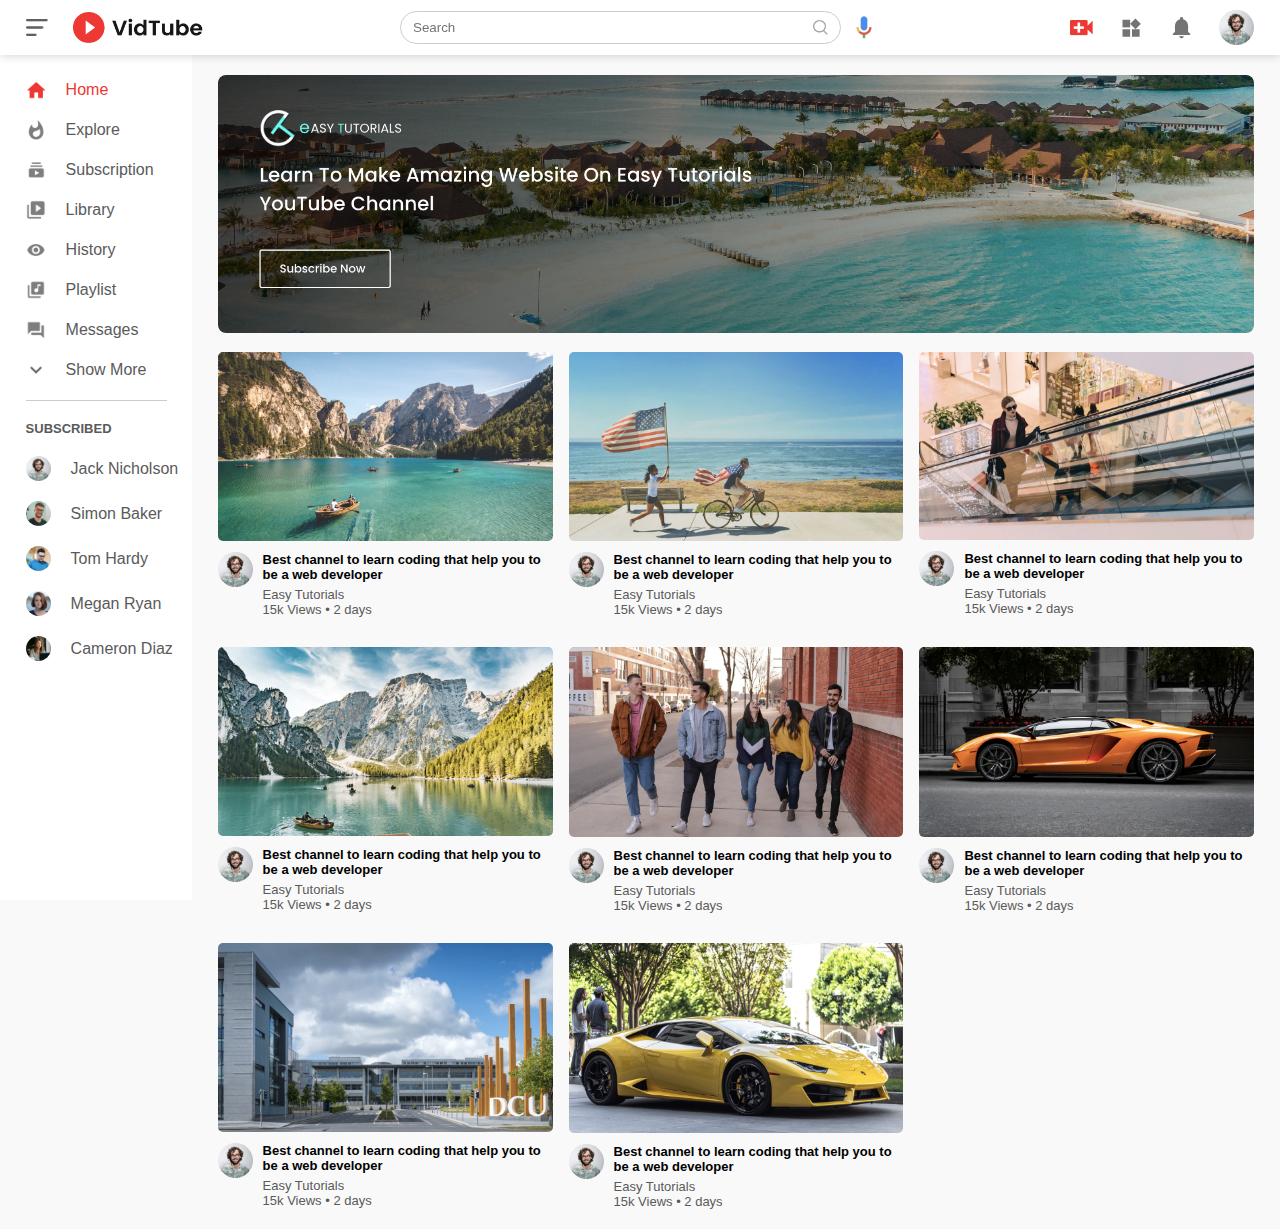
<file: index.html>
<!DOCTYPE html>
<html lang="en">
<head>
    <meta charset="UTF-8">
    <meta http-equiv="X-UA-Compatible" content="IE=edge">
    <meta name="viewport" content="width=device-width, initial-scale=1.0">
    <title>Video Sharing Website </title>
    <link rel="stylesheet" href="style.css">
</head>
<body>
    <nav class="flex-div">
        <div class="nav-left flex-div">
            <img src="images/menu.png" class="menu-icon">
            <img src="images/logo.png" class="logo">
        </div>
        <div class="nav-middle flex-div">
            <div class="search-box flex-div">
                <input type="text" placeholder="Search">
                <img src="images/search.png">
            </div>
            <img src="images/voice-search.png" class="mic-icon">
        </div>
        <div class="nav-right flex-div">
            <img src="images/upload.png">
            <img src="images/more.png">
            <img src="images/notification.png">
            <img src="images/Jack.png" class="user-icon">
        </div>
    </nav>
    <!--------------sidebar------------------------>

    <div class="sidebar">
        <div class="shortcut-links">
            <a href=""><img src="images/home.png"><p>Home</p></a>
            <a href=""><img src="images/explore.png"><p>Explore</p></a>
            <a href=""><img src="images/subscriprion.png"><p>Subscription</p></a>
            <a href=""><img src="images/library.png"><p>Library</p></a>
            <a href=""><img src="images/history.png"><p>History</p></a>
            <a href=""><img src="images/playlist.png"><p>Playlist</p></a>
            <a href=""><img src="images/messages.png"><p>Messages</p></a>
            <a href=""><img src="images/show-more.png"><p>Show More</p></a>
            <hr>
        </div>
        <div class="subscribed-list">
            <h3>SUBSCRIBED</h3>
            <a href=""><img src="images/Jack.png"><p>Jack Nicholson</p></a>
            <a href=""><img src="images/simon.png"><p>Simon Baker</p></a>
            <a href=""><img src="images/tom.png"><p>Tom Hardy</p></a>
            <a href=""><img src="images/megan.png"><p>Megan Ryan</p></a>
            <a href=""><img src="images/cameron.png"><p>Cameron Diaz</p></a>
        </div>
    </div>
    <!--------------------main----------------->
    <div class="container">
        <div class="banner">
            <img src="images/banner.png">
        </div>
        <div class="list-container">
            <div class="vid-list">
                <a href="playvideo.html"><img src="images/thumbnail1.png" class="thumbnail"></a>
                
                <div class="flex-div">
                    <img src="images/Jack.png">
                    <div class="vid-info">
                        <a href="playvideo.html">Best channel to learn coding that help you to be a web developer</a>
                        <p>Easy Tutorials</p>
                        <p>15k Views &bull; 2 days</p>
                    </div>
                </div>
            </div>

            <div class="vid-list">
                <a href=""><img src="images/thumbnail2.png" class="thumbnail"></a>
                
                <div class="flex-div">
                    <img src="images/Jack.png">
                    <div class="vid-info">
                        <a href="">Best channel to learn coding that help you to be a web developer</a>
                        <p>Easy Tutorials</p>
                        <p>15k Views &bull; 2 days</p>
                    </div>
                </div>
            </div>

            <div class="vid-list">
                <a href=""><img src="images/thumbnail3.png" class="thumbnail"></a>
                
                <div class="flex-div">
                    <img src="images/Jack.png">
                    <div class="vid-info">
                        <a href="">Best channel to learn coding that help you to be a web developer</a>
                        <p>Easy Tutorials</p>
                        <p>15k Views &bull; 2 days</p>
                    </div>
                </div>
            </div>

            <div class="vid-list">
                <a href=""><img src="images/thumbnail4.png" class="thumbnail"></a>
                
                <div class="flex-div">
                    <img src="images/Jack.png">
                    <div class="vid-info">
                        <a href="">Best channel to learn coding that help you to be a web developer</a>
                        <p>Easy Tutorials</p>
                        <p>15k Views &bull; 2 days</p>
                    </div>
                </div>
            </div>

            <div class="vid-list">
                <a href=""><img src="images/thumbnail5.png" class="thumbnail"></a>
                
                <div class="flex-div">
                    <img src="images/Jack.png">
                    <div class="vid-info">
                        <a href="">Best channel to learn coding that help you to be a web developer</a>
                        <p>Easy Tutorials</p>
                        <p>15k Views &bull; 2 days</p>
                    </div>
                </div>
            </div>

            <div class="vid-list">
                <a href=""><img src="images/thumbnail6.png" class="thumbnail"></a>
                
                <div class="flex-div">
                    <img src="images/Jack.png">
                    <div class="vid-info">
                        <a href="">Best channel to learn coding that help you to be a web developer</a>
                        <p>Easy Tutorials</p>
                        <p>15k Views &bull; 2 days</p>
                    </div>
                </div>
            </div>

            <div class="vid-list">
                <a href=""><img src="images/thumbnail7.png" class="thumbnail"></a>
                
                <div class="flex-div">
                    <img src="images/Jack.png">
                    <div class="vid-info">
                        <a href="">Best channel to learn coding that help you to be a web developer</a>
                        <p>Easy Tutorials</p>
                        <p>15k Views &bull; 2 days</p>
                    </div>
                </div>
            </div>

            <div class="vid-list">
                <a href=""><img src="images/thumbnail8.png" class="thumbnail"></a>
                
                <div class="flex-div">
                    <img src="images/Jack.png">
                    <div class="vid-info">
                        <a href="">Best channel to learn coding that help you to be a web developer</a>
                        <p>Easy Tutorials</p>
                        <p>15k Views &bull; 2 days</p>
                    </div>
                </div>
            </div>
        </div>
    </div>
    <script src="script.js"></script>
</body>
</html>
</file>
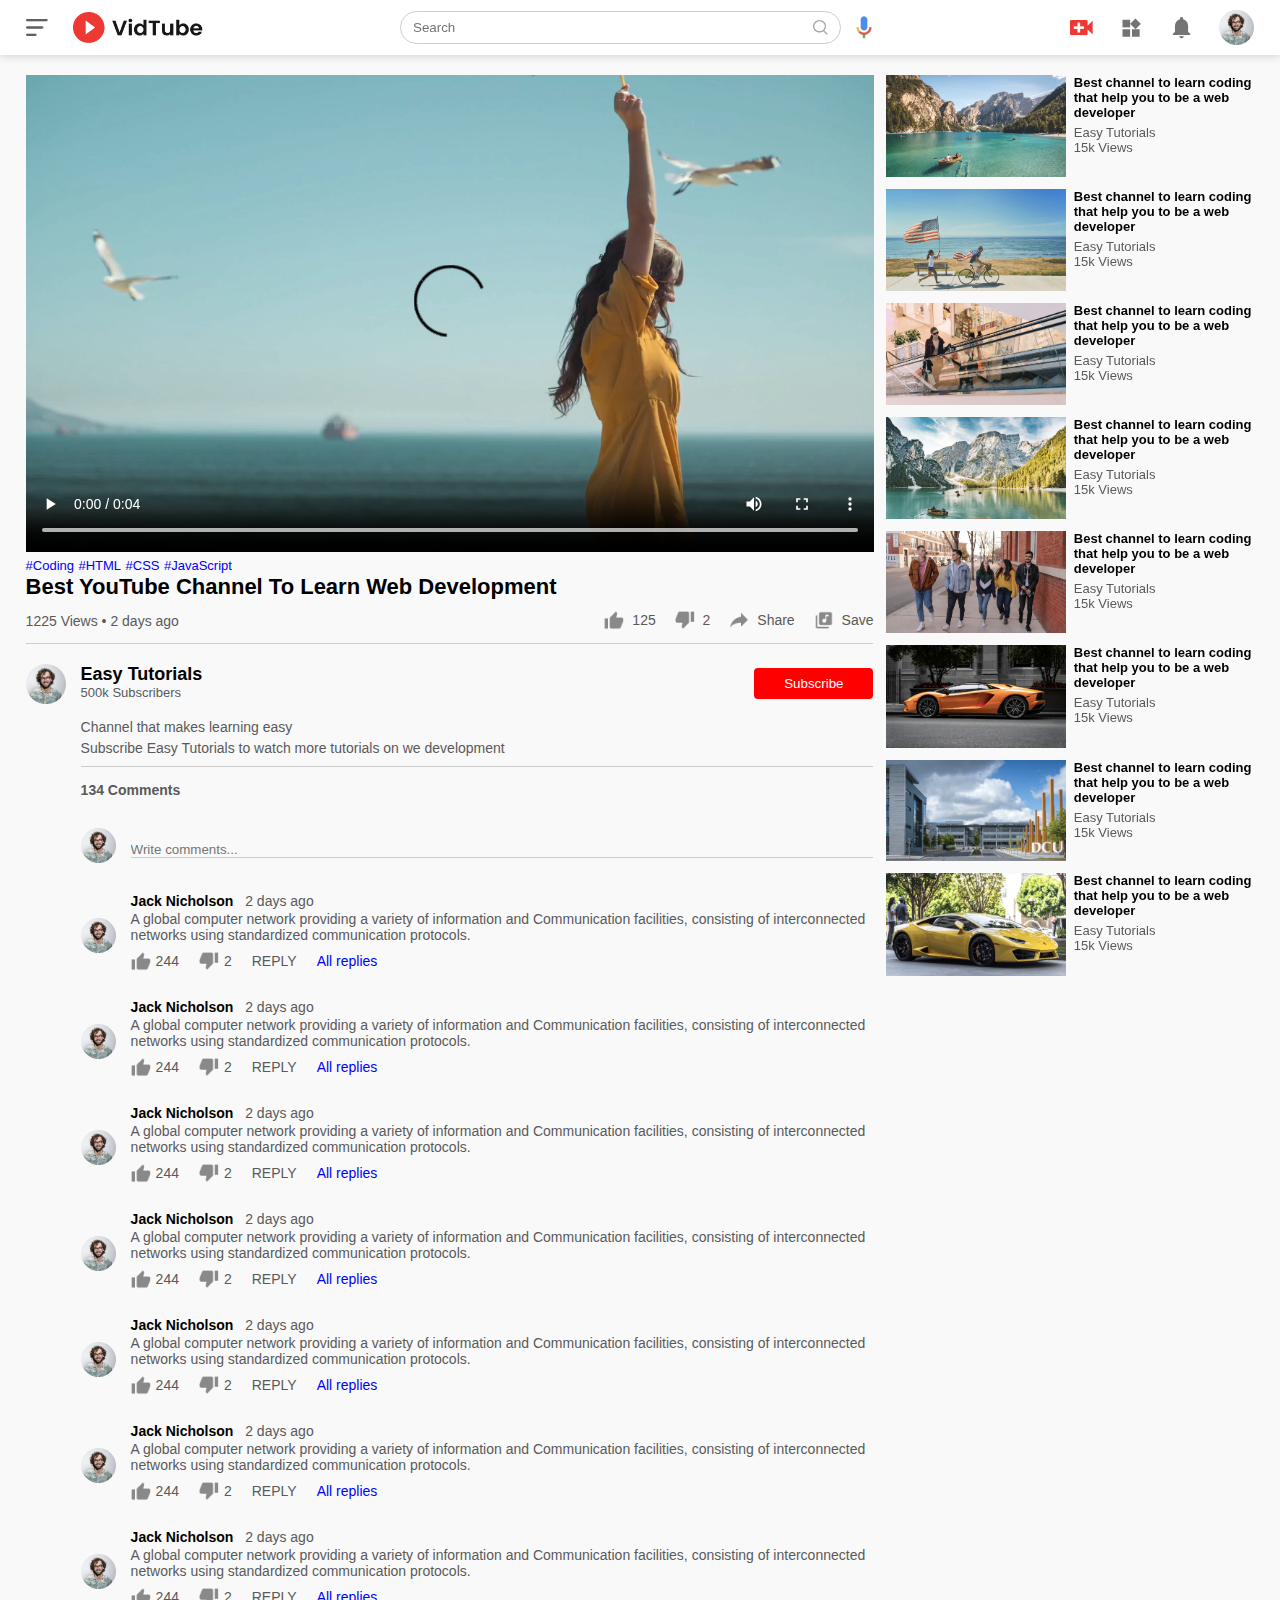
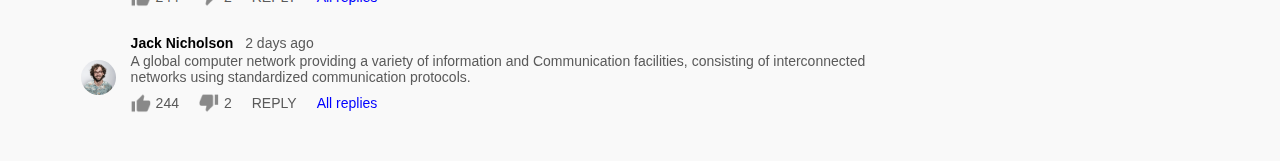
<file: playvideo.html>
<!DOCTYPE html>
<html lang="en">
<head>
    <meta charset="UTF-8">
    <meta http-equiv="X-UA-Compatible" content="IE=edge">
    <meta name="viewport" content="width=device-width, initial-scale=1.0">
    <title>Play Video</title>
    <link rel="stylesheet" href="style.css">
</head>
<body>
    <nav class="flex-div">
        <div class="nav-left flex-div">
            <img src="images/menu.png" class="menu-icon">
            <img src="images/logo.png" class="logo">
        </div>
        <div class="nav-middle flex-div">
            <div class="search-box flex-div">
                <input type="text" placeholder="Search">
                <img src="images/search.png">
            </div>
            <img src="images/voice-search.png" class="mic-icon">
        </div>
        <div class="nav-right flex-div">
            <img src="images/upload.png">
            <img src="images/more.png">
            <img src="images/notification.png">
            <img src="images/Jack.png" class="user-icon">
        </div>
    </nav>
    <div class="container play-container">
        <div class="row">
            <div class="play-video">
                <video controls autoplay>
                   <source src="images/video.mp4" type="video/mp4">
                </video>

                <div class="tags">
                    <a href="">#Coding</a>
                    <a href="">#HTML</a>
                    <a href="">#CSS</a>
                    <a href="">#JavaScript</a>
                </div>
                <h3>Best YouTube Channel To Learn Web Development</h3>
                <div class="play-video-info">
                    <p>1225 Views &bull; 2 days ago </p>
                    <div>
                        <a href=""><img src="images/like.png">125</a>
                        <a href=""><img src="images/dislike.png">2</a>
                        <a href=""><img src="images/share.png">Share</a>
                        <a href=""><img src="images/save.png">Save</a>
                    </div>
                </div>
                <hr>
                <div class="publisher">
                    <img src="images/Jack.png">
                    <div>
                        <p>Easy Tutorials</p>
                        <span>500k Subscribers</span>
                    </div>
                    <button type="button">Subscribe</button>
                </div>
                <div class="vid-description">
                    <p>Channel that makes learning easy</p>
                    <p>Subscribe Easy Tutorials to watch more tutorials on we development</p>
                    <hr>
                    <h4>134 Comments</h4>

                    <div class="add-comment">
                        <img src="images/Jack.png">
                        <input type="text" placeholder="Write comments...">
                    </div>

                    <div class="old-comment">
                        <img src="images/Jack.png">
                        <div>
                            <h3>Jack Nicholson <span>2 days ago</span></h3>
                            <p>A global computer network providing a variety of information and Communication facilities, consisting of interconnected networks using standardized communication protocols.</p>

                            <div class="comment-action">
                                <img src="images/like.png">
                                <span>244</span>
                                <img src="images/dislike.png">
                                <span>2</span>
                                <span>REPLY</span>
                                <a href="">All replies</a>
                            </div>
                        </div>
                    </div>

                    <div class="old-comment">
                        <img src="images/Jack.png">
                        <div>
                            <h3>Jack Nicholson <span>2 days ago</span></h3>
                            <p>A global computer network providing a variety of information and Communication facilities, consisting of interconnected networks using standardized communication protocols.</p>

                            <div class="comment-action">
                                <img src="images/like.png">
                                <span>244</span>
                                <img src="images/dislike.png">
                                <span>2</span>
                                <span>REPLY</span>
                                <a href="">All replies</a>
                            </div>
                        </div>
                    </div>

                    <div class="old-comment">
                        <img src="images/Jack.png">
                        <div>
                            <h3>Jack Nicholson <span>2 days ago</span></h3>
                            <p>A global computer network providing a variety of information and Communication facilities, consisting of interconnected networks using standardized communication protocols.</p>

                            <div class="comment-action">
                                <img src="images/like.png">
                                <span>244</span>
                                <img src="images/dislike.png">
                                <span>2</span>
                                <span>REPLY</span>
                                <a href="">All replies</a>
                            </div>
                        </div>
                    </div>

                    <div class="old-comment">
                        <img src="images/Jack.png">
                        <div>
                            <h3>Jack Nicholson <span>2 days ago</span></h3>
                            <p>A global computer network providing a variety of information and Communication facilities, consisting of interconnected networks using standardized communication protocols.</p>

                            <div class="comment-action">
                                <img src="images/like.png">
                                <span>244</span>
                                <img src="images/dislike.png">
                                <span>2</span>
                                <span>REPLY</span>
                                <a href="">All replies</a>
                            </div>
                        </div>
                    </div>

                    <div class="old-comment">
                        <img src="images/Jack.png">
                        <div>
                            <h3>Jack Nicholson <span>2 days ago</span></h3>
                            <p>A global computer network providing a variety of information and Communication facilities, consisting of interconnected networks using standardized communication protocols.</p>

                            <div class="comment-action">
                                <img src="images/like.png">
                                <span>244</span>
                                <img src="images/dislike.png">
                                <span>2</span>
                                <span>REPLY</span>
                                <a href="">All replies</a>
                            </div>
                        </div>
                    </div>

                    <div class="old-comment">
                        <img src="images/Jack.png">
                        <div>
                            <h3>Jack Nicholson <span>2 days ago</span></h3>
                            <p>A global computer network providing a variety of information and Communication facilities, consisting of interconnected networks using standardized communication protocols.</p>

                            <div class="comment-action">
                                <img src="images/like.png">
                                <span>244</span>
                                <img src="images/dislike.png">
                                <span>2</span>
                                <span>REPLY</span>
                                <a href="">All replies</a>
                            </div>
                        </div>
                    </div>

                    <div class="old-comment">
                        <img src="images/Jack.png">
                        <div>
                            <h3>Jack Nicholson <span>2 days ago</span></h3>
                            <p>A global computer network providing a variety of information and Communication facilities, consisting of interconnected networks using standardized communication protocols.</p>

                            <div class="comment-action">
                                <img src="images/like.png">
                                <span>244</span>
                                <img src="images/dislike.png">
                                <span>2</span>
                                <span>REPLY</span>
                                <a href="">All replies</a>
                            </div>
                        </div>
                    </div>

                    <div class="old-comment">
                        <img src="images/Jack.png">
                        <div>
                            <h3>Jack Nicholson <span>2 days ago</span></h3>
                            <p>A global computer network providing a variety of information and Communication facilities, consisting of interconnected networks using standardized communication protocols.</p>

                            <div class="comment-action">
                                <img src="images/like.png">
                                <span>244</span>
                                <img src="images/dislike.png">
                                <span>2</span>
                                <span>REPLY</span>
                                <a href="">All replies</a>
                            </div>
                        </div>
                    </div>
                </div>

            </div>
            <div class="right-sidebar">
                <div class="side-video-list">
                    <a href="" class="small-thumbnail"><img src="images/thumbnail1.png"></a>
                    <div class="vid-info">
                        <a href="">Best channel to learn coding that help you to be a web developer</a>
                        <p>Easy Tutorials</p>
                        <p>15k Views</p>
                    </div>
                </div>

                <div class="side-video-list">
                    <a href="" class="small-thumbnail"><img src="images/thumbnail2.png"></a>
                    <div class="vid-info">
                        <a href="">Best channel to learn coding that help you to be a web developer</a>
                        <p>Easy Tutorials</p>
                        <p>15k Views</p>
                    </div>
                </div>

                <div class="side-video-list">
                    <a href="" class="small-thumbnail"><img src="images/thumbnail3.png"></a>
                    <div class="vid-info">
                        <a href="">Best channel to learn coding that help you to be a web developer</a>
                        <p>Easy Tutorials</p>
                        <p>15k Views</p>
                    </div>
                </div>

                <div class="side-video-list">
                    <a href="" class="small-thumbnail"><img src="images/thumbnail4.png"></a>
                    <div class="vid-info">
                        <a href="">Best channel to learn coding that help you to be a web developer</a>
                        <p>Easy Tutorials</p>
                        <p>15k Views</p>
                    </div>
                </div>

                <div class="side-video-list">
                    <a href="" class="small-thumbnail"><img src="images/thumbnail5.png"></a>
                    <div class="vid-info">
                        <a href="">Best channel to learn coding that help you to be a web developer</a>
                        <p>Easy Tutorials</p>
                        <p>15k Views</p>
                    </div>
                </div>

                <div class="side-video-list">
                    <a href="" class="small-thumbnail"><img src="images/thumbnail6.png"></a>
                    <div class="vid-info">
                        <a href="">Best channel to learn coding that help you to be a web developer</a>
                        <p>Easy Tutorials</p>
                        <p>15k Views</p>
                    </div>
                </div>

                <div class="side-video-list">
                    <a href="" class="small-thumbnail"><img src="images/thumbnail7.png"></a>
                    <div class="vid-info">
                        <a href="">Best channel to learn coding that help you to be a web developer</a>
                        <p>Easy Tutorials</p>
                        <p>15k Views</p>
                    </div>
                </div>

                <div class="side-video-list">
                    <a href="" class="small-thumbnail"><img src="images/thumbnail8.png"></a>
                    <div class="vid-info">
                        <a href="">Best channel to learn coding that help you to be a web developer</a>
                        <p>Easy Tutorials</p>
                        <p>15k Views</p>
                    </div>
                </div>
            </div>
        </div>
    </div>
</body>
</html>
</file>
<file: style.css>
*{
    margin: 0;
    padding: 0;
    font-family: 'poppins' , sans-serif;
    box-sizing: border-box;
}
a{
    text-decoration: none;
    color: #5a5a5a;
}
img{
    cursor: pointer;
}
.flex-div{
    display: flex;
    align-items: center;
}
nav{
    padding: 10px 2%;
    justify-content: space-between;
    box-shadow: 0 0 10px rgba(0, 0, 0, 0.2);
    background: #fff;
    position:sticky ;
    top: 0;
    z-index: 10;
}
.nav-right img{
    width: 25px;
    margin-right: 25px;

}
.nav-right .user-icon{
    width: 35px;
    border-radius: 50%;
    margin-right: 0;
}
.nav-left .menu-icon{
    width: 22px;
    margin-right: 25px;
}
.nav-left .logo{
    width: 130px;
}
.nav-middle .mic-icon{
width: 16px;
}
.nav-middle .search-box{
    border: 1px solid #ccc;
    margin-right: 15px;
    padding: 8px 12px;
    border-radius: 25px;
}
.nav-middle .search-box input{
    width: 400px;
    border: 0;
    outline: 0;
    background: transparent;
}.nav-middle .search-box img{
    width: 15px;
}
/*-----------------------sidebar--------------------*/
.sidebar{
    background: #fff;
    width: 15%;
    height: 100vh;
    position: fixed;
    top: 0;
    padding-left: 2%;
    padding-top: 80px;
}
.shortcut-links a img{
    width: 20px;
    margin-right: 20px ;
}
.shortcut-links a{
    display: flex;
    align-items: center;
    margin-bottom: 20px;
    width: fit-content;
    flex-wrap: wrap;
}
.shortcut-links a:first-child{
    color: #ed3833;
}
.sidebar hr{
    border: 0;
    height: 1px;
    background: #ccc;
    width: 85%;
}
.subscribed-list h3{
    font-size: 13px;
    margin: 20px 0;
    color: #5a5a5a;
}
.subscribed-list a{
    display: flex;
    align-items: center;
    margin-bottom: 20px;
    width: fit-content;
    flex-wrap: wrap;
}
.subscribed-list a img{
    width:25px;
    border-radius: 50%;
    margin-right: 20px;
}
.small-sidebar{
    width: 5%;
}
.small-sidebar a p{
    display: none;
}
.small-sidebar h3{
    display: none;
}
.small-sidebar hr{
    width: 50%;
    margin-bottom: 25px;
}
/*-------------------main------------*/
.container{
    background: #f9f9f9;
    padding-left: 17%;
    padding-right: 2%;
    padding-top: 20px;
    padding-bottom: 20px;
}
.large-container{
    padding-left: 7%;
}

.banner{
    width: 100%;
}
.banner img{
    width: 100%;
    border-radius: 8px;
}
.list-container{
    display: grid;
    grid-template-columns: repeat(auto-fit, minmax(250px,1fr));
    grid-column-gap: 16px;
    grid-row-gap:30px;
    margin-top: 15px;
}
.vid-list .thumbnail{
    width: 100%;
    border-radius: 5px;
}
.vid-list .flex-div{
    align-items:flex-start ;
    margin-top: 7px;
}
.vid-list .flex-div img{
    width: 35px;
    margin-right: 10px;
    border-radius: 50%;
}
.vid-info{
    color: #5a5a5a;
    font-size: 13px;
}
.vid-info a{
    color: #000;
    font-weight: 600;
    display: block;
    margin-bottom:5px ;
}
@media (max-width:900px){
    .menu-icon{
        display: none;
    }
    .sidebar{
        display: none;
    }
    .container, .large-container{
        padding-left: 5%;
        padding-right: 5%;
    }
    .nav-right img{
        display: none;
    }
    .nav-right .user-icon{
        display: block;
        width: 30px;
    }
    .nav-middle .search-box input{
        width: 100px;
    }
    .nav-middle .mic-icon{
        display: none;
    }
    .logo{
        width: 90px;
    }
}

/*-------------------play video page------------------*/

.play-container{
    padding-left: 2%;
}
.row{
    display: flex;
    justify-content: space-between;
    flex-wrap: wrap;
}
.play-video{
    flex-basis: 69%;  
}
.right-sidebar{
    flex-basis: 30%;
}
.play-video video{
    width: 100%;
}
.side-video-list{
    display: flex;
    justify-content: space-between;
    margin-bottom: 8px;
}
.side-video-list img{
    width: 100%;
}
.side-video-list .small-thumbnail{
    flex-basis: 49%;
}
.side-video-list .vid-info{
    flex-basis: 49%;
}
.play-video .tags a{
    color:#0000ff;
    font-size: 13px;
}
.play-video h3{
    font-weight: 600;
    font-size: 22px;
}
.play-video .play-video-info{
    display: flex;
    align-items: center;
    justify-content: space-between;
    flex-wrap: wrap;
    margin-top: 10px;
    font-size: 14px;
    color: #5a5a5a;
}
.play-video .play-video-info a img{
    width: 20px;
    margin-right: 8px;
}
.play-video .play-video-info a{
    display: inline-flex;
    align-items: center;
    margin-left: 15px;
}
.play-video hr{
    border: 0;
    height: 1px;
    background: #ccc;
    margin: 10px 0;
}
.publisher{
    display: flex;
    align-items: center;
    margin-top:20px ;
}
.publisher div{
    flex: 1;
    line-height: 18px;
}
.publisher img{
    width: 40px;
    border-radius: 50%;
    margin-right: 15px;
}
.publisher div p{
    color: #000;
    font-weight:600 ;
    font-size:18px ;
}
.publisher div span{
    font-size: 13px;
    color: #5a5a5a;
}
.publisher button{
    background: red;
    color: #fff;
    padding: 8px 30px;
    border: 0;
    outline: 0;
    border-radius: 4px;
    cursor: pointer;
}
.vid-description{
    padding-left: 55px;
    margin: 15px 0;
}
.vid-description p{
    font-size: 14px;
    margin-bottom: 5px;
    color:#5a5a5a
}
.vid-description h4{
    font-size: 14px;
    color: #5a5a5a;
    margin-top: 15px;
}
.add-comment{
    display: flex;
    align-items: center;
    margin: 30px 0;
}
.add-comment img{
    width: 35px;
    border-radius: 50%;
    margin-right: 15px;
}
.add-comment input{
    border: 0;
    outline: 0;
    border-bottom: 1px solid #ccc;
    width: 100%;
    padding-top: 10px;
    background: transparent;
}
.old-comment{
    display: flex;
    align-items: center;
    margin: 20px 0;
}
.old-comment img{
    width: 35px;
    border-radius: 50%;
    margin-right: 15px;
}
.old-comment h3{
    font-size: 14px;
    margin-bottom: 2px;
}
.old-comment h3 span{
    font: 12px;
    color: #5a5a5a;
    font-weight: 500;
    margin-left: 8px;
}
.old-comment .comment-action{
    display: flex;
    align-items: center;
    margin: 8px 0;
    font-size: 14px;
}
.old-comment .comment-action img{
    border-radius: 0;
    width: 20px;
    margin-right: 5px;
}
.old-comment .comment-action span{
    margin-right: 20px;
    color: #5a5a5a;
}
.old-comment .comment-action a{
    color: #0000ff;
}
@media(max-width:900px){
    .play-video{
        flex-basis: 100%;
    }
    .right-sidebar{
        flex-basis: 100%;
    }
    .play-container{
        padding-left: 5%;
    }
    .vid-description{
        padding-left: 0;
    }
    .play-video .play-video-info a{
        margin-left: 0;
        margin-right: 15px;
        margin-top: 15px;
    }
}
</file>
